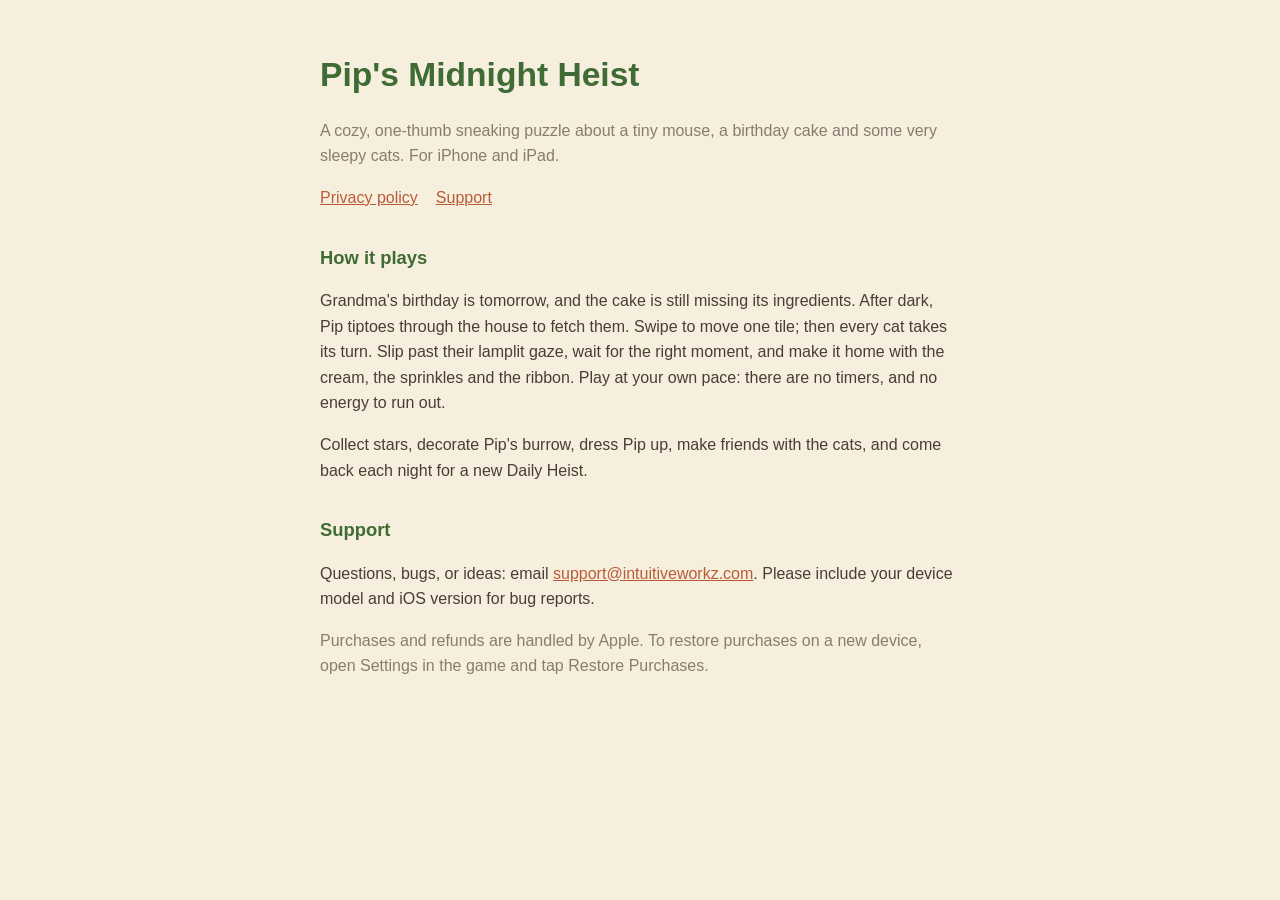
<file: index.html>
<!doctype html>
<html lang="en">
<head>
<meta charset="utf-8">
<meta name="viewport" content="width=device-width, initial-scale=1">
<title>Pip's Midnight Heist</title>
<link rel="stylesheet" href="style.css">
</head>
<body>
<main>
  <h1>Pip's Midnight Heist</h1>
  <p class="dim">A cozy, one-thumb sneaking puzzle about a tiny mouse, a birthday cake and some very sleepy cats. For iPhone and iPad.</p>
  <nav><a href="privacy.html">Privacy policy</a><a href="#support">Support</a></nav>

  <h2>How it plays</h2>
  <p>Grandma's birthday is tomorrow, and the cake is still missing its ingredients. After dark, Pip tiptoes through the house to fetch them. Swipe to move one tile; then every cat takes its turn. Slip past their lamplit gaze, wait for the right moment, and make it home with the cream, the sprinkles and the ribbon. Play at your own pace: there are no timers, and no energy to run out.</p>
  <p>Collect stars, decorate Pip's burrow, dress Pip up, make friends with the cats, and come back each night for a new Daily Heist.</p>

  <h2 id="support">Support</h2>
  <p>Questions, bugs, or ideas: email <a href="mailto:support@intuitiveworkz.com">support@intuitiveworkz.com</a>. Please include your device model and iOS version for bug reports.</p>
  <p class="dim">Purchases and refunds are handled by Apple. To restore purchases on a new device, open Settings in the game and tap Restore Purchases.</p>
</main>
</body>
</html>
</file>
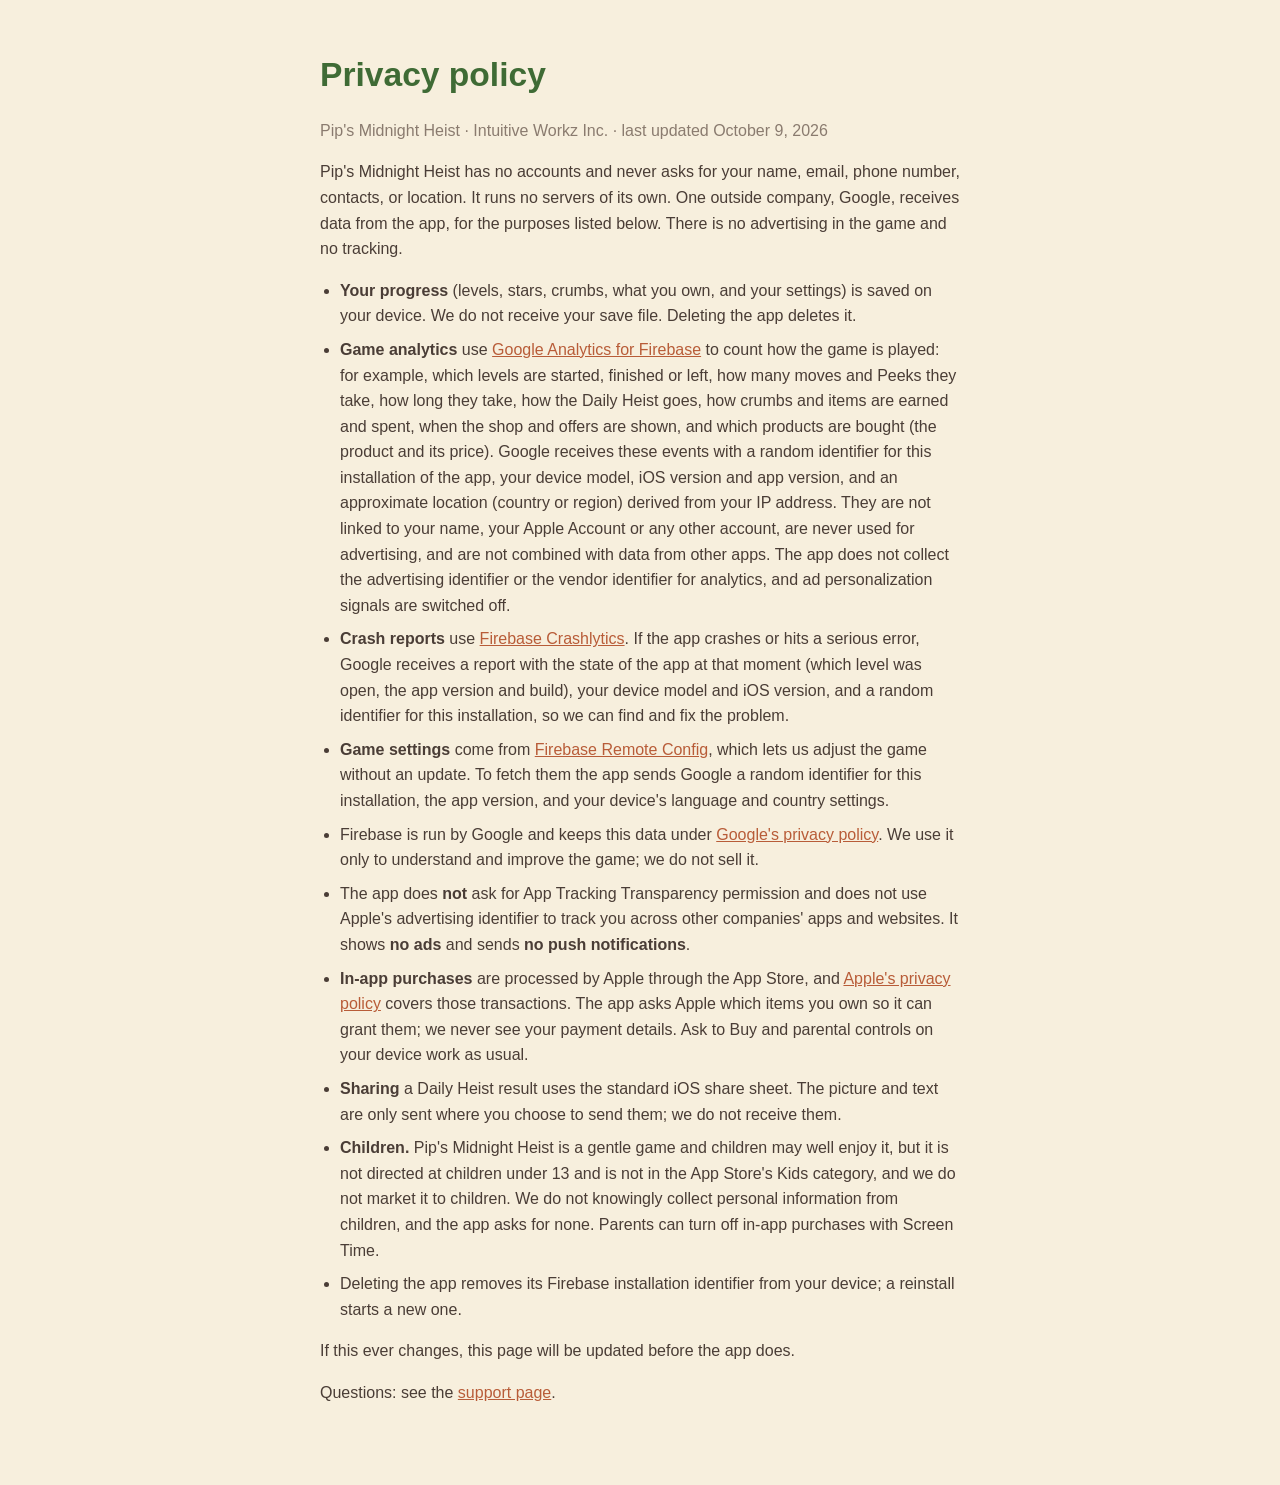
<file: privacy.html>
<!doctype html>
<html lang="en">
<head>
<meta charset="utf-8">
<meta name="viewport" content="width=device-width, initial-scale=1">
<title>Pip's Midnight Heist privacy policy</title>
<link rel="stylesheet" href="style.css">
</head>
<body>
<main>
  <h1>Privacy policy</h1>
  <p class="dim">Pip's Midnight Heist · Intuitive Workz Inc. · last updated October 9, 2026</p>
  <p>Pip's Midnight Heist has no accounts and never asks for your name, email, phone number, contacts, or location. It runs no servers of its own. One outside company, Google, receives data from the app, for the purposes listed below. There is no advertising in the game and no tracking.</p>
  <ul>
    <li><strong>Your progress</strong> (levels, stars, crumbs, what you own, and your settings) is saved on your device. We do not receive your save file. Deleting the app deletes it.</li>
    <li><strong>Game analytics</strong> use <a href="https://firebase.google.com/support/privacy">Google Analytics for Firebase</a> to count how the game is played: for example, which levels are started, finished or left, how many moves and Peeks they take, how long they take, how the Daily Heist goes, how crumbs and items are earned and spent, when the shop and offers are shown, and which products are bought (the product and its price). Google receives these events with a random identifier for this installation of the app, your device model, iOS version and app version, and an approximate location (country or region) derived from your IP address. They are not linked to your name, your Apple Account or any other account, are never used for advertising, and are not combined with data from other apps. The app does not collect the advertising identifier or the vendor identifier for analytics, and ad personalization signals are switched off.</li>
    <li><strong>Crash reports</strong> use <a href="https://firebase.google.com/support/privacy">Firebase Crashlytics</a>. If the app crashes or hits a serious error, Google receives a report with the state of the app at that moment (which level was open, the app version and build), your device model and iOS version, and a random identifier for this installation, so we can find and fix the problem.</li>
    <li><strong>Game settings</strong> come from <a href="https://firebase.google.com/support/privacy">Firebase Remote Config</a>, which lets us adjust the game without an update. To fetch them the app sends Google a random identifier for this installation, the app version, and your device's language and country settings.</li>
    <li>Firebase is run by Google and keeps this data under <a href="https://policies.google.com/privacy">Google's privacy policy</a>. We use it only to understand and improve the game; we do not sell it.</li>
    <li>The app does <strong>not</strong> ask for App Tracking Transparency permission and does not use Apple's advertising identifier to track you across other companies' apps and websites. It shows <strong>no ads</strong> and sends <strong>no push notifications</strong>.</li>
    <li><strong>In-app purchases</strong> are processed by Apple through the App Store, and <a href="https://www.apple.com/legal/privacy/">Apple's privacy policy</a> covers those transactions. The app asks Apple which items you own so it can grant them; we never see your payment details. Ask to Buy and parental controls on your device work as usual.</li>
    <li><strong>Sharing</strong> a Daily Heist result uses the standard iOS share sheet. The picture and text are only sent where you choose to send them; we do not receive them.</li>
    <li><strong>Children.</strong> Pip's Midnight Heist is a gentle game and children may well enjoy it, but it is not directed at children under 13 and is not in the App Store's Kids category, and we do not market it to children. We do not knowingly collect personal information from children, and the app asks for none. Parents can turn off in-app purchases with Screen Time.</li>
    <li>Deleting the app removes its Firebase installation identifier from your device; a reinstall starts a new one.</li>
  </ul>
  <p>If this ever changes, this page will be updated before the app does.</p>
  <p>Questions: see the <a href="index.html#support">support page</a>.</p>
</main>
</body>
</html>
</file>
<file: style.css>
:root { color-scheme: light; }
body { margin: 0; background: #f7efdd; color: #3b2f2a; font-family: -apple-system, BlinkMacSystemFont, "Segoe UI", Roboto, sans-serif; line-height: 1.6; }
main { max-width: 640px; margin: 0 auto; padding: 48px 24px 64px; }
h1 { font-size: 2.1rem; font-weight: 700; color: #3f6b35; margin: 0 0 4px; }
h2 { font-size: 1.15rem; margin: 32px 0 8px; color: #3f6b35; }
p, li { color: #4a3d36; }
.dim { color: #8a7b6f; }
a { color: #b85c38; }
nav a { margin-right: 18px; }
ul { padding-left: 20px; }
li { margin-bottom: 8px; }
</file>
